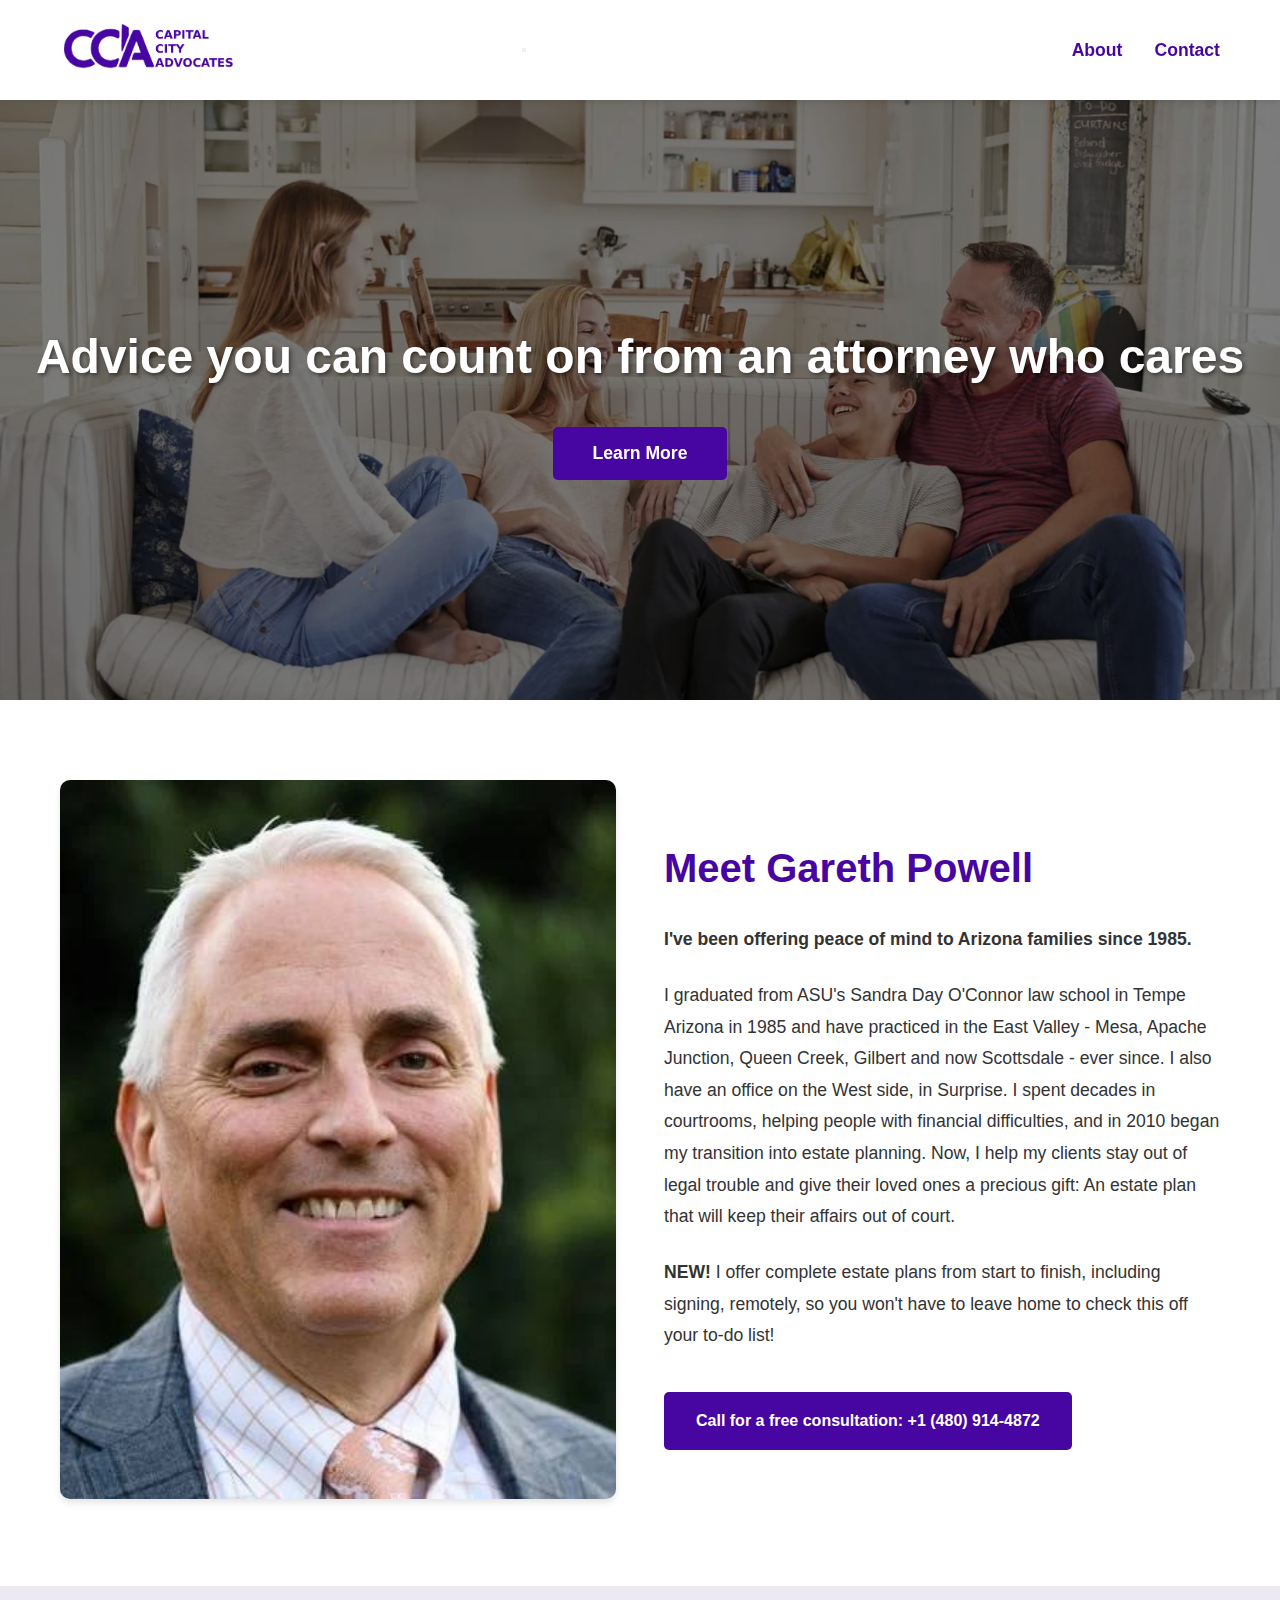
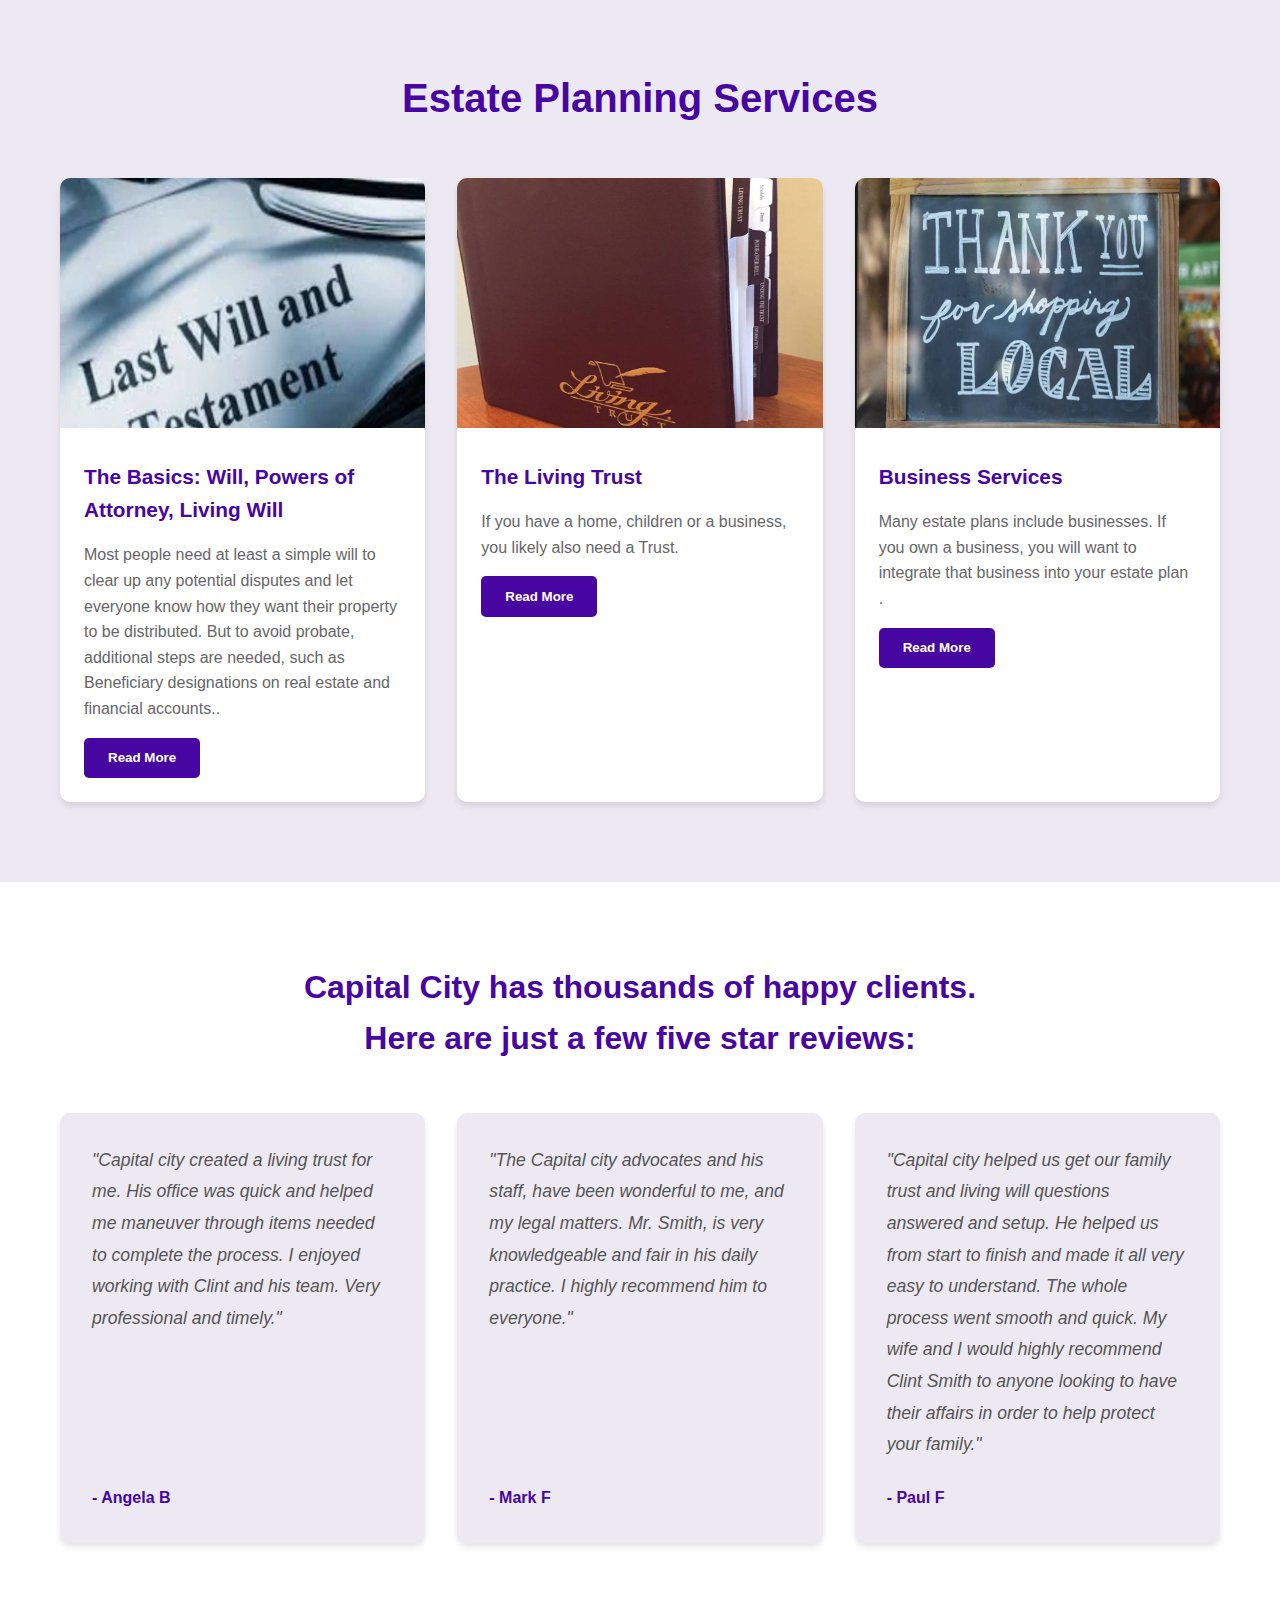
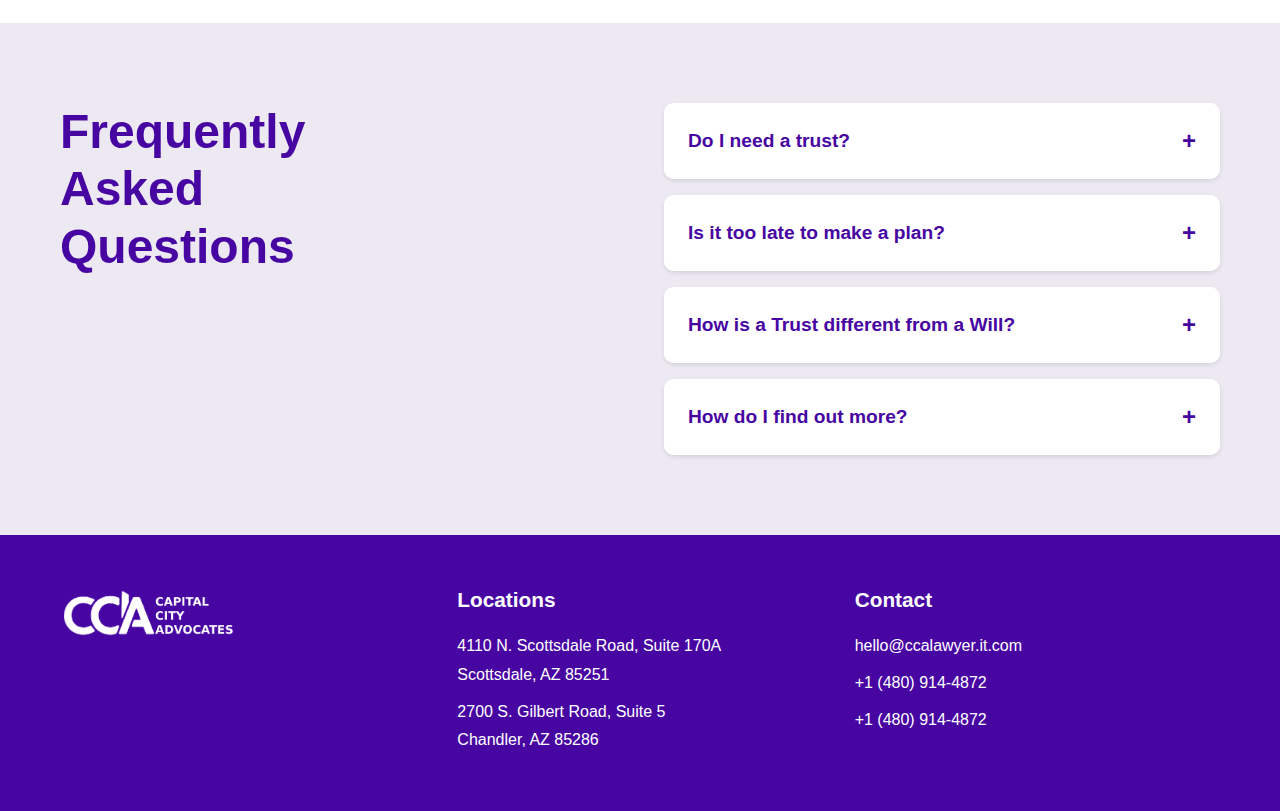
<file: index.html>
<!DOCTYPE html>
<html lang="en">
<head>
    <meta charset="UTF-8">
    <meta name="viewport" content="width=device-width, initial-scale=1.0">
    <title>Capital City Advocates - Estate Planning Attorney</title>
    <link rel="stylesheet" href="styles.css">
</head>
<body>
    <!-- Navbar -->
    <nav class="navbar">
        <div class="container">
            <div class="nav-content">
                <div class="logo">
                    <a href="index.html">
                        <img src="img/cca-logo.png" alt="Capital City Advocates Logo">
                    </a>
                </div>
                <button class="hamburger" aria-label="Toggle menu">
                    <span></span>
                    <span></span>
                    <span></span>
                </button>
                <div class="nav-overlay"></div>
                <ul class="nav-links">
                    <li><a href="about.html">About</a></li>
                    <li><a href="contact.html">Contact</a></li>
                </ul>
            </div>
        </div>
    </nav>

    <!-- Hero Section -->
    <section class="hero">
        <div class="hero-overlay"></div>
        <div class="hero-content">
            <h1>Advice you can count on from an attorney who cares</h1>
            <button class="btn-learn-more">Learn More</button>
        </div>
    </section>

    <!-- About Section -->
    <section id="about" class="about-section">
        <div class="container">
            <div class="two-column">
                <div class="column-left">
                    <img src="img/cca.jpg" alt="Capital City Advocates">
                </div>
                <div class="column-right">
                    <h2>Meet <strong>Gareth Powell</strong></h2>
                    <p><strong>I've been offering peace of mind to Arizona families since 1985.</strong></p>
                    <p>I graduated from ASU's Sandra Day O'Connor law school in Tempe Arizona in 1985 and have practiced in the East Valley - Mesa, Apache Junction, Queen Creek, Gilbert and now Scottsdale - ever since. I also have an office on the West side, in Surprise. I spent decades in courtrooms, helping people with financial difficulties, and in 2010 began my transition into estate planning. Now, I help my clients stay out of legal trouble and give their loved ones a precious gift: An estate plan that will keep their affairs out of court.</p>
                    <p><strong>NEW!</strong> I offer complete estate plans from start to finish, including signing, remotely, so you won't have to leave home to check this off your to-do list!</p>
                    <a href="tel:+14809144872" class="btn-cta">Call for a free consultation: +1 (480) 914-4872</a>
                </div>
            </div>
        </div>
    </section>

    <!-- Estate Planning Services Section -->
    <section class="services-section">
        <div class="container">
            <h2 class="section-title">Estate Planning Services</h2>
            <div class="three-column">
                <div class="service-card">
                    <img src="img/estate1.jpg" alt="The Basics">
                    <h3>The Basics: Will, Powers of Attorney, Living Will</h3>
                    <p class="service-preview">Most people need at least a simple will to clear up any potential disputes and let everyone know how they want their property to be distributed. But to avoid probate, additional steps are needed, such as Beneficiary designations on real estate and financial accounts..</p>
                    <button class="btn-read-more" data-modal="modal1">Read More</button>
                </div>
                <div class="service-card">
                    <img src="img/estate2.jpg" alt="The Living Trust">
                    <h3>The Living Trust</h3>
                    <p class="service-preview">If you have a home, children or a business, you likely also need a Trust.</p>
                    <button class="btn-read-more" data-modal="modal2">Read More</button>
                </div>
                <div class="service-card">
                    <img src="img/estate3.jpg" alt="Business Services">
                    <h3>Business Services</h3>
                    <p class="service-preview">Many estate plans include businesses. If you own a business, you will want to integrate that business into your estate plan .</p>
                    <button class="btn-read-more" data-modal="modal3">Read More</button>
                </div>
            </div>
        </div>
    </section>

    <!-- Modals for Service Details -->
    <div id="modal1" class="modal">
        <div class="modal-content">
            <span class="close-modal">&times;</span>
            <h3>The Basics: Will, Powers of Attorney, Living Will</h3>
            <p>Most people need at least a simple will to clear up any potential disputes and let everyone know how they want their property to be distributed. But to avoid probate, additional steps are needed, such as Beneficiary designations on real estate and financial accounts..</p>
            <p>Virtually everyone should also have a Power of Attorney for Health Care - including Mental Health - and another POA for financial matters. You don't know when you may need someone to take care of business for you, or make important medical decision for you because you cannot. A Power of Attorney is where you identify your agent who can speak for you and make decisions if you are unable to..</p>
            <p>The Living Will is a place to tell the world "I don't want to be kept alive artificially by a machine. If I have no brain activity or quality of life, let me go!"</p>
        </div>
    </div>

    <div id="modal2" class="modal">
        <div class="modal-content">
            <span class="close-modal">&times;</span>
            <h3>The Living Trust</h3>
            <p>If you have a home, children or a business, you likely also need a Trust.</p>
            <p>This private document lets you be as creative as you like with the management of your affairs. It essentially becomes a court order when you pass away, so the people you choose can take care of all of your property without the hassle of a probate proceeding.</p>
        </div>
    </div>

    <div id="modal3" class="modal">
        <div class="modal-content">
            <span class="close-modal">&times;</span>
            <h3>Business Services</h3>
            <p>Many estate plans include businesses. If you own a business, you will want to integrate that business into your estate plan .</p>
            <p>If you own rental property, you may want to consider owning them in Limited Liability Companies.</p>
            <p>This is what we do. I have formed hundreds of LLCs and helped thousands of clients reduce their exposure to lawsuits and avoid probate and other hassles</p>
        </div>
    </div>

    <!-- Testimonials Section -->
    <section class="testimonials-section">
        <div class="container">
            <h2 class="section-title">Capital City has thousands of happy clients.<br>Here are just a few five star reviews:</h2>
            <div class="three-column">
                <div class="testimonial-card">
                    <p class="testimonial-text">"Capital city created a living trust for me. His office was quick and helped me maneuver through items needed to complete the process. I enjoyed working with Clint and his team. Very professional and timely."</p>
                    <p class="testimonial-author">- Angela B</p>
                </div>
                <div class="testimonial-card">
                    <p class="testimonial-text">"The Capital city advocates and his staff, have been wonderful to me, and my legal matters. Mr. Smith, is very knowledgeable and fair in his daily practice. I highly recommend him to everyone."</p>
                    <p class="testimonial-author">- Mark F</p>
                </div>
                <div class="testimonial-card">
                    <p class="testimonial-text">"Capital city helped us get our family trust and living will questions answered and setup. He helped us from start to finish and made it all very easy to understand. The whole process went smooth and quick. My wife and I would highly recommend Clint Smith to anyone looking to have their affairs in order to help protect your family."</p>
                    <p class="testimonial-author">- Paul F</p>
                </div>
            </div>
        </div>
    </section>

    <!-- FAQ Section -->
    <section class="faq-section">
        <div class="container">
            <div class="two-column faq-layout">
                <div class="faq-left">
                    <h2><strong>Frequently<br>Asked<br>Questions</strong></h2>
                </div>
                <div class="faq-right">
                    <div class="faq-item">
                        <button class="faq-question">Do I need a trust?</button>
                        <div class="faq-answer">
                            <p>It depends. If you have one heir and everything goes to that person, you may not need a Trust. But you will need a Will, and if you have a home, you will need deed work done because a Will alone does not keep your family out of court..</p>
                        </div>
                    </div>
                    <div class="faq-item">
                        <button class="faq-question">Is it too late to make a plan?</button>
                        <div class="faq-answer">
                            <p>If you are still breathing and know what day it is, it's not too late. We can get a complete plan in place in less than two weeks.</p>
                        </div>
                    </div>
                    <div class="faq-item">
                        <button class="faq-question">How is a Trust different from a Will?</button>
                        <div class="faq-answer">
                            <p>The Will and the Trust can do the same thing: describe how you want your property to be handled when you pass away. They both require additional steps to implement, such as deed work or beneficiary designations on accounts.</p>
                            <p>The biggest difference is flexibility. A Trust gives you an opportunity to provide for all kinds of contingencies - like what happens if your son passes away before you do? Do you want your grandchildren to receive his share when they are 18? Or, should it be held in Trust until they are old enough to be responsible with it? what about spouses? Maybe you want funds to be available to those grandchildren for college and medical care, but not for a trip across country. You set the rules in a Trust. If all you have is a Will, you don't have those kinds of options.</p>
                        </div>
                    </div>
                    <div class="faq-item">
                        <button class="faq-question">How do I find out more?</button>
                        <div class="faq-answer">
                            <p>Take a test drive at no risk or expense. My first meeting with you is free of charge, and I can do it in person, by phone or as a video chat. There is no obligation. I will quote you a flat fee, with options, and I will stand by it. You don't get that very often from an attorney with decades of experience!</p>
                        </div>
                    </div>
                </div>
            </div>
        </div>
    </section>

    <!-- Footer -->
    <footer id="contact" class="footer">
        <div class="container">
            <div class="three-column footer-columns">
                <div class="footer-column">
                    <div class="footer-logo">
                        <img src="img/cca-logo.png" alt="Capital City Advocates Logo">
                    </div>
                </div>
                <div class="footer-column">
                    <h3>Locations</h3>
                    <p>4110 N. Scottsdale Road, Suite 170A<br>Scottsdale, AZ 85251</p>
                    <p>2700 S. Gilbert Road, Suite 5<br>Chandler, AZ 85286</p>
                </div>
                <div class="footer-column">
                    <h3>Contact</h3>
                    <p>hello@ccalawyer.it.com</p>
                    <p>+1 (480) 914-4872</p>
                    <p>+1 (480) 914-4872</p>
                </div>
            </div>
        </div>
    </footer>

    <script src="script.js"></script>
</body>
</html>
</file>
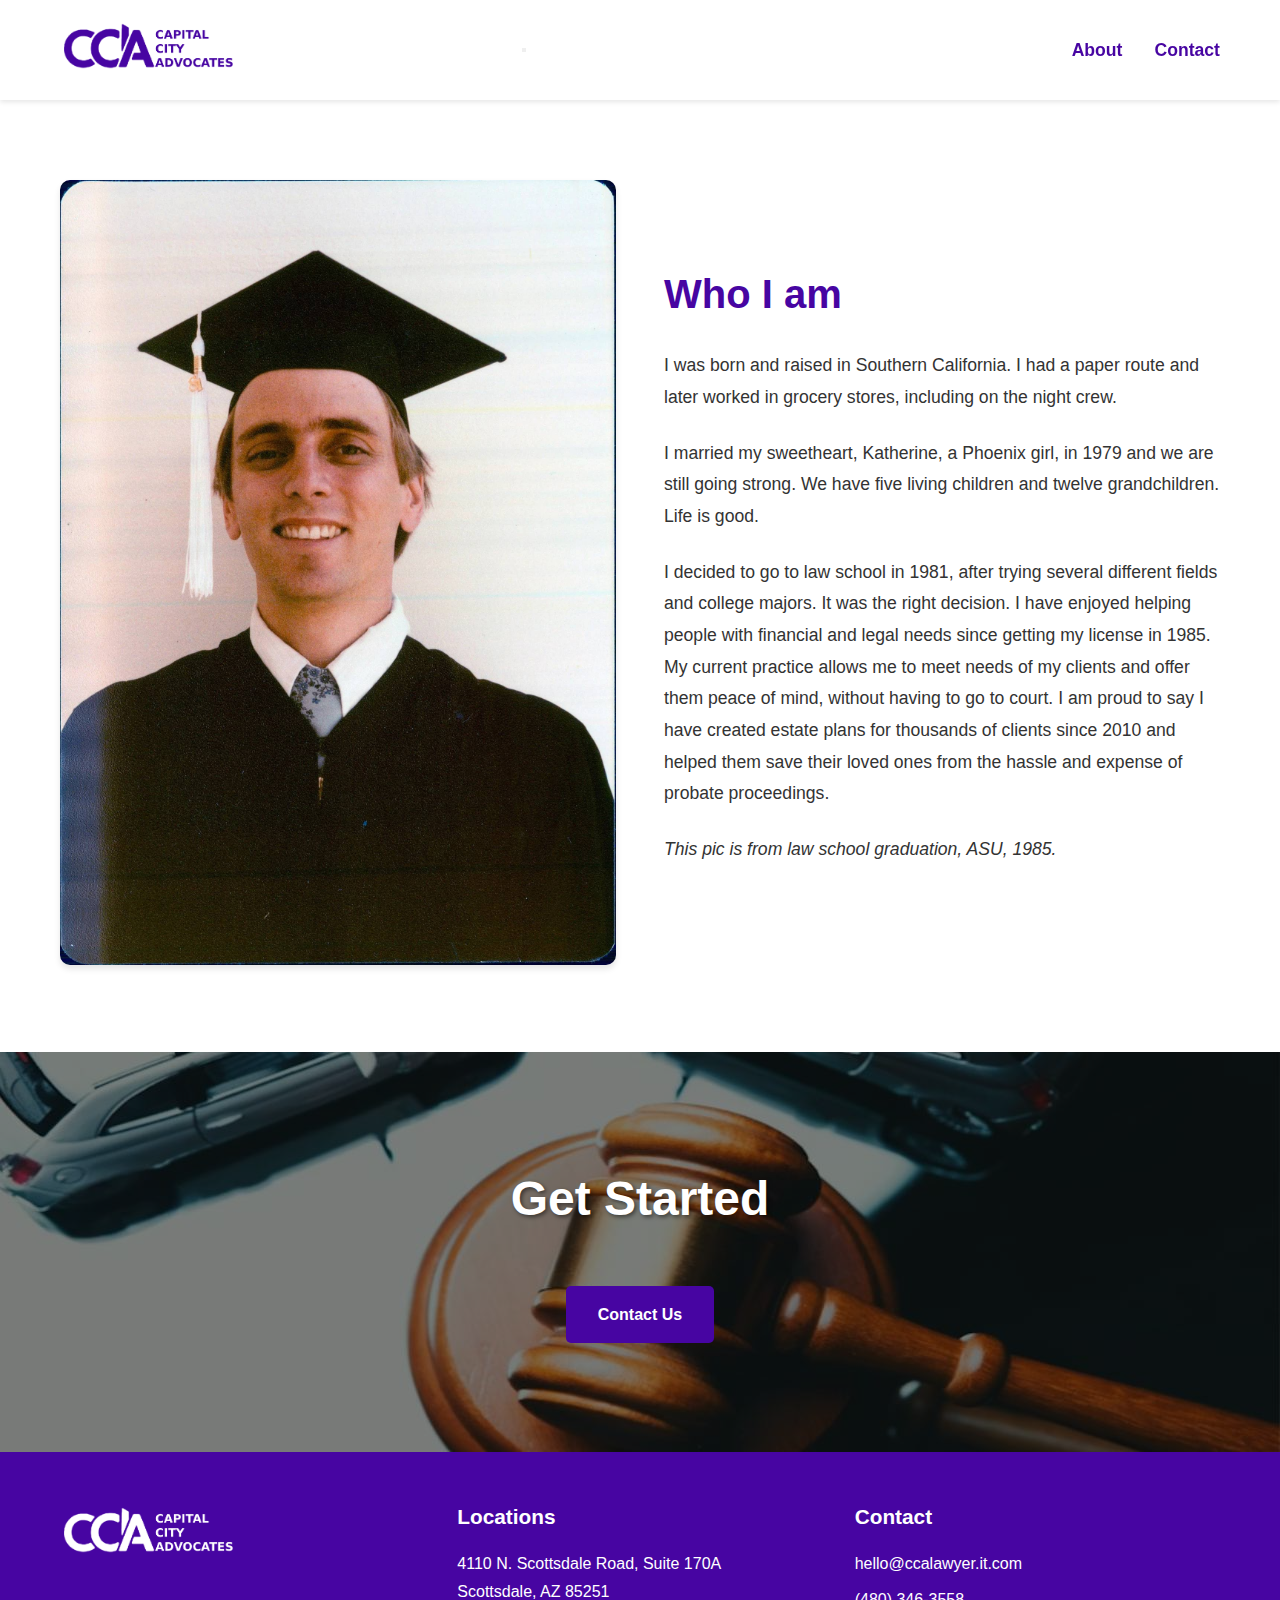
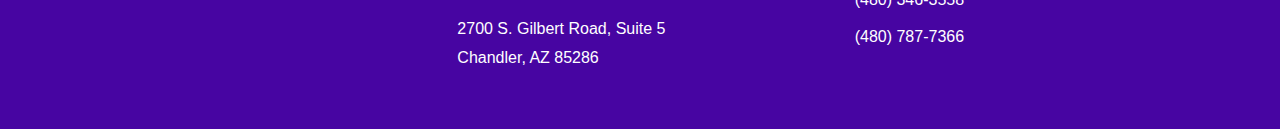
<file: about.html>
<!DOCTYPE html>
<html lang="en">
<head>
    <meta charset="UTF-8">
    <meta name="viewport" content="width=device-width, initial-scale=1.0">
    <title>About Us - Capital City Advocates</title>
    <link rel="stylesheet" href="styles.css">
</head>
<body>
    <!-- Navbar -->
    <nav class="navbar">
        <div class="container">
            <div class="nav-content">
                <div class="logo">
                    <a href="index.html">
                        <img src="img/cca-logo.png" alt="Capital City Advocates Logo">
                    </a>
                </div>
                <button class="hamburger" aria-label="Toggle menu">
                    <span></span>
                    <span></span>
                    <span></span>
                </button>
                <div class="nav-overlay"></div>
                <ul class="nav-links">
                    <li><a href="about.html">About</a></li>
                    <li><a href="contact.html">Contact</a></li>
                </ul>
            </div>
        </div>
    </nav>

    <!-- First Section - Who I am -->
    <section class="about-section">
        <div class="container">
            <div class="two-column">
                <div class="column-left">
                    <img src="img/about.jpg" alt="About Capital City Advocates">
                </div>
                <div class="column-right">
                    <h2>Who I am</h2>
                    <p>I was born and raised in Southern California. I had a paper route and later worked in grocery stores, including on the night crew.</p>
                    <p>I married my sweetheart, Katherine, a Phoenix girl, in 1979 and we are still going strong. We have five living children and twelve grandchildren. Life is good.</p>
                    <p>I decided to go to law school in 1981, after trying several different fields and college majors. It was the right decision. I have enjoyed helping people with financial and legal needs since getting my license in 1985. My current practice allows me to meet needs of my clients and offer them peace of mind, without having to go to court. I am proud to say I have created estate plans for thousands of clients since 2010 and helped them save their loved ones from the hassle and expense of probate proceedings.</p>
                    <p><em>This pic is from law school graduation, ASU, 1985.</em></p>
                </div>
            </div>
        </div>
    </section>

    <!-- Second Section - Get Started -->
    <section class="get-started-section">
        <div class="get-started-overlay"></div>
        <div class="get-started-content">
            <h2>Get Started</h2>
            <a href="contact.html" class="btn-cta">Contact Us</a>
        </div>
    </section>

    <!-- Footer -->
    <footer class="footer">
        <div class="container">
            <div class="three-column footer-columns">
                <div class="footer-column">
                    <div class="footer-logo">
                        <a href="index.html">
                            <img src="img/cca-logo.png" alt="Capital City Advocates Logo">
                        </a>
                    </div>
                </div>
                <div class="footer-column">
                    <h3>Locations</h3>
                    <p>4110 N. Scottsdale Road, Suite 170A<br>Scottsdale, AZ 85251</p>
                    <p>2700 S. Gilbert Road, Suite 5<br>Chandler, AZ 85286</p>
                </div>
                <div class="footer-column">
                    <h3>Contact</h3>
                    <p>hello@ccalawyer.it.com</p>
                    <p>(480) 346-3558</p>
                    <p>(480) 787-7366</p>
                </div>
            </div>
        </div>
    </footer>

    <script src="script.js"></script>
</body>
</html>
</file>
<file: styles.css>
* {
    margin: 0;
    padding: 0;
    box-sizing: border-box;
}

:root {
    --primary-color: #4705a2;
    --secondary-color: #ede9f3;
}

body {
    font-family: 'Segoe UI', Tahoma, Geneva, Verdana, sans-serif;
    line-height: 1.6;
    color: #333;
}

.container {
    max-width: 1200px;
    margin: 0 auto;
    padding: 0 20px;
}

/* Navbar */
.navbar {
    background-color: #fff;
    box-shadow: 0 2px 5px rgba(0,0,0,0.1);
    position: sticky;
    top: 0;
    z-index: 1000;
}

.nav-content {
    display: flex;
    justify-content: space-between;
    align-items: center;
    padding: 1rem 0;
}

.logo a {
    display: inline-block;
}

.logo img {
    height: 60px;
    width: auto;
}

.nav-links {
    display: flex;
    list-style: none;
    gap: 2rem;
}

.nav-links a {
    text-decoration: none;
    color: var(--primary-color);
    font-weight: 600;
    font-size: 1.1rem;
    transition: color 0.3s;
}

.nav-links a:hover {
    color: #6a0dad;
}

/* Hero Section */
.hero {
    position: relative;
    height: 600px;
    background-image: url('img/hero1.jpg');
    background-size: cover;
    background-position: center;
    display: flex;
    align-items: center;
    justify-content: center;
}

.hero-overlay {
    position: absolute;
    top: 0;
    left: 0;
    right: 0;
    bottom: 0;
    background-color: rgba(0, 0, 0, 0.5);
}

.hero-content {
    position: relative;
    z-index: 1;
    text-align: center;
    color: white;
    padding: 2rem;
}

.hero-content h1 {
    font-size: 3rem;
    margin-bottom: 2rem;
    text-shadow: 2px 2px 4px rgba(0,0,0,0.5);
}

.btn-learn-more {
    background-color: var(--primary-color);
    color: white;
    padding: 1rem 2.5rem;
    font-size: 1.1rem;
    border: none;
    border-radius: 5px;
    cursor: pointer;
    font-weight: 600;
    transition: background-color 0.3s, transform 0.2s;
}

.btn-learn-more:hover {
    background-color: #6a0dad;
    transform: translateY(-2px);
}

/* About Section */
.about-section {
    padding: 5rem 0;
    background-color: #fff;
}

.two-column {
    display: grid;
    grid-template-columns: 1fr 1fr;
    gap: 3rem;
    align-items: center;
}

.column-left img {
    width: 100%;
    height: auto;
    border-radius: 10px;
    box-shadow: 0 4px 6px rgba(0,0,0,0.1);
}

.column-right h2 {
    font-size: 2.5rem;
    color: var(--primary-color);
    margin-bottom: 1.5rem;
}

.column-right p {
    margin-bottom: 1.5rem;
    font-size: 1.1rem;
    line-height: 1.8;
}

.btn-cta {
    display: inline-block;
    background-color: var(--primary-color);
    color: white;
    padding: 1rem 2rem;
    text-decoration: none;
    border-radius: 5px;
    font-weight: 600;
    margin-top: 1rem;
    transition: background-color 0.3s, transform 0.2s;
}

.btn-cta:hover {
    background-color: #6a0dad;
    transform: translateY(-2px);
}

/* Services Section */
.services-section {
    padding: 5rem 0;
    background-color: var(--secondary-color);
}

.section-title {
    text-align: center;
    font-size: 2.5rem;
    color: var(--primary-color);
    margin-bottom: 3rem;
}

.three-column {
    display: grid;
    grid-template-columns: repeat(3, 1fr);
    gap: 2rem;
}

.service-card {
    background-color: white;
    border-radius: 10px;
    overflow: hidden;
    box-shadow: 0 4px 6px rgba(0,0,0,0.1);
    transition: transform 0.3s, box-shadow 0.3s;
}

.service-card:hover {
    transform: translateY(-5px);
    box-shadow: 0 6px 12px rgba(0,0,0,0.15);
}

.service-card img {
    width: 100%;
    height: 250px;
    object-fit: cover;
}

.service-card h3 {
    padding: 1.5rem 1.5rem 1rem;
    color: var(--primary-color);
    font-size: 1.3rem;
}

.service-preview {
    padding: 0 1.5rem;
    margin-bottom: 1rem;
    color: #666;
    line-height: 1.6;
}

.btn-read-more {
    background-color: var(--primary-color);
    color: white;
    border: none;
    padding: 0.8rem 1.5rem;
    margin: 0 1.5rem 1.5rem;
    border-radius: 5px;
    cursor: pointer;
    font-weight: 600;
    transition: background-color 0.3s;
}

.btn-read-more:hover {
    background-color: #6a0dad;
}

/* Modal */
.modal {
    display: none;
    position: fixed;
    z-index: 2000;
    left: 0;
    top: 0;
    width: 100%;
    height: 100%;
    background-color: rgba(0,0,0,0.7);
    overflow: auto;
}

.modal-content {
    background-color: white;
    margin: 5% auto;
    padding: 2rem;
    border-radius: 10px;
    max-width: 700px;
    position: relative;
    animation: modalSlideIn 0.3s;
}

@keyframes modalSlideIn {
    from {
        transform: translateY(-50px);
        opacity: 0;
    }
    to {
        transform: translateY(0);
        opacity: 1;
    }
}

.close-modal {
    position: absolute;
    right: 1rem;
    top: 1rem;
    font-size: 2rem;
    font-weight: bold;
    color: #aaa;
    cursor: pointer;
    transition: color 0.3s;
}

.close-modal:hover {
    color: var(--primary-color);
}

.modal-content h3 {
    color: var(--primary-color);
    font-size: 1.8rem;
    margin-bottom: 1.5rem;
}

.modal-content p {
    margin-bottom: 1rem;
    line-height: 1.8;
    font-size: 1.1rem;
}

/* Testimonials Section */
.testimonials-section {
    padding: 5rem 0;
    background-color: #fff;
}

.testimonials-section .section-title {
    font-size: 2rem;
    margin-bottom: 3rem;
}

.testimonial-card {
    background-color: var(--secondary-color);
    padding: 2rem;
    border-radius: 10px;
    box-shadow: 0 4px 6px rgba(0,0,0,0.1);
    height: 100%;
    display: flex;
    flex-direction: column;
}

.testimonial-text {
    font-style: italic;
    font-size: 1.1rem;
    line-height: 1.8;
    margin-bottom: 1.5rem;
    flex-grow: 1;
    color: #555;
}

.testimonial-author {
    font-weight: 600;
    color: var(--primary-color);
    margin-top: auto;
}

/* FAQ Section */
.faq-section {
    padding: 5rem 0;
    background-color: var(--secondary-color);
}

.faq-layout {
    align-items: flex-start;
}

.faq-left {
    position: sticky;
    top: 100px;
}

.faq-left h2 {
    font-size: 3rem;
    color: var(--primary-color);
    line-height: 1.2;
}

.faq-right {
    display: flex;
    flex-direction: column;
    gap: 1rem;
}

.faq-item {
    background-color: white;
    border-radius: 10px;
    overflow: hidden;
    box-shadow: 0 2px 4px rgba(0,0,0,0.1);
}

.faq-question {
    width: 100%;
    padding: 1.5rem;
    background-color: white;
    border: none;
    text-align: left;
    font-size: 1.2rem;
    font-weight: 600;
    color: var(--primary-color);
    cursor: pointer;
    display: flex;
    justify-content: space-between;
    align-items: center;
    transition: background-color 0.3s;
}

.faq-question:hover {
    background-color: var(--secondary-color);
}

.faq-question::after {
    content: '+';
    font-size: 1.5rem;
    font-weight: bold;
    transition: transform 0.3s;
}

.faq-question.active::after {
    transform: rotate(45deg);
}

.faq-answer {
    max-height: 0;
    overflow: hidden;
    transition: max-height 0.3s ease-out;
}

.faq-answer.active {
    max-height: 1000px;
    transition: max-height 0.5s ease-in;
}

.faq-answer p {
    padding: 0 1.5rem 1.5rem;
    line-height: 1.8;
    color: #666;
}

/* Get Started Section */
.get-started-section {
    position: relative;
    height: 400px;
    background-image: url('img/get.jpg');
    background-size: cover;
    background-position: center;
    display: flex;
    align-items: center;
    justify-content: center;
}

.get-started-overlay {
    position: absolute;
    top: 0;
    left: 0;
    right: 0;
    bottom: 0;
    background-color: rgba(0, 0, 0, 0.5);
}

.get-started-content {
    position: relative;
    z-index: 1;
    text-align: center;
    color: white;
}

.get-started-content h2 {
    font-size: 3rem;
    margin-bottom: 2rem;
    text-shadow: 2px 2px 4px rgba(0,0,0,0.5);
}

/* Contact Section */
.contact-section {
    padding: 5rem 0;
    background-color: #fff;
}

.contact-info {
    margin: 2rem 0;
}

.contact-info p {
    margin-bottom: 0.5rem;
    font-size: 1.1rem;
}

.contact-info a {
    color: var(--primary-color);
    text-decoration: none;
    transition: color 0.3s;
}

.contact-info a:hover {
    color: #6a0dad;
    text-decoration: underline;
}

/* Contact Form */
.contact-form {
    margin-top: 2rem;
}

.form-group {
    margin-bottom: 1.5rem;
}

.form-group label {
    display: block;
    margin-bottom: 0.5rem;
    font-weight: 600;
    color: var(--primary-color);
}

.required {
    color: #e74c3c;
}

.form-group input,
.form-group textarea {
    width: 100%;
    padding: 0.8rem;
    border: 2px solid #ddd;
    border-radius: 5px;
    font-size: 1rem;
    font-family: inherit;
    transition: border-color 0.3s;
}

.form-group input:focus,
.form-group textarea:focus {
    outline: none;
    border-color: var(--primary-color);
}

.form-group textarea {
    resize: vertical;
    min-height: 120px;
}

.btn-submit {
    background-color: var(--primary-color);
    color: white;
    padding: 1rem 2.5rem;
    font-size: 1.1rem;
    border: none;
    border-radius: 5px;
    cursor: pointer;
    font-weight: 600;
    transition: background-color 0.3s, transform 0.2s;
}

.btn-submit:hover {
    background-color: #6a0dad;
    transform: translateY(-2px);
}

.form-message {
    margin-top: 1rem;
    padding: 1rem;
    border-radius: 5px;
    display: none;
}

.form-message.success {
    background-color: #d4edda;
    color: #155724;
    border: 1px solid #c3e6cb;
    display: block;
}

.form-message.error {
    background-color: #f8d7da;
    color: #721c24;
    border: 1px solid #f5c6cb;
    display: block;
}

/* Footer */
.footer {
    background-color: var(--primary-color);
    color: white;
    padding: 3rem 0;
}

.footer-logo a {
    display: inline-block;
}

.footer-columns {
    align-items: flex-start;
}

.footer-column {
    display: flex;
    flex-direction: column;
}

.footer-logo img {
    height: 60px;
    width: auto;
    filter: brightness(0) invert(1);
}

.footer-column h3 {
    margin-bottom: 1rem;
    font-size: 1.3rem;
}

.footer-column p {
    margin-bottom: 0.5rem;
    line-height: 1.8;
}

/* Responsive Design */
@media (max-width: 968px) {
    .three-column {
        grid-template-columns: 1fr;
    }
    
    .two-column {
        grid-template-columns: 1fr;
    }
    
    .hero-content h1 {
        font-size: 2rem;
    }
    
    .faq-layout {
        grid-template-columns: 1fr;
    }
    
    .faq-left {
        position: static;
        margin-bottom: 2rem;
    }
    
    .faq-left h2 {
        font-size: 2rem;
    }
}

@media (max-width: 768px) {
    .nav-links {
        gap: 1rem;
    }
    
    .hero {
        height: 400px;
    }
    
    .hero-content h1 {
        font-size: 1.5rem;
    }
    
    .column-right h2 {
        font-size: 2rem;
    }
    
    .section-title {
        font-size: 2rem;
    }
    
    .modal-content {
        margin: 10% auto;
        padding: 1.5rem;
        max-width: 90%;
    }
}
</file>
